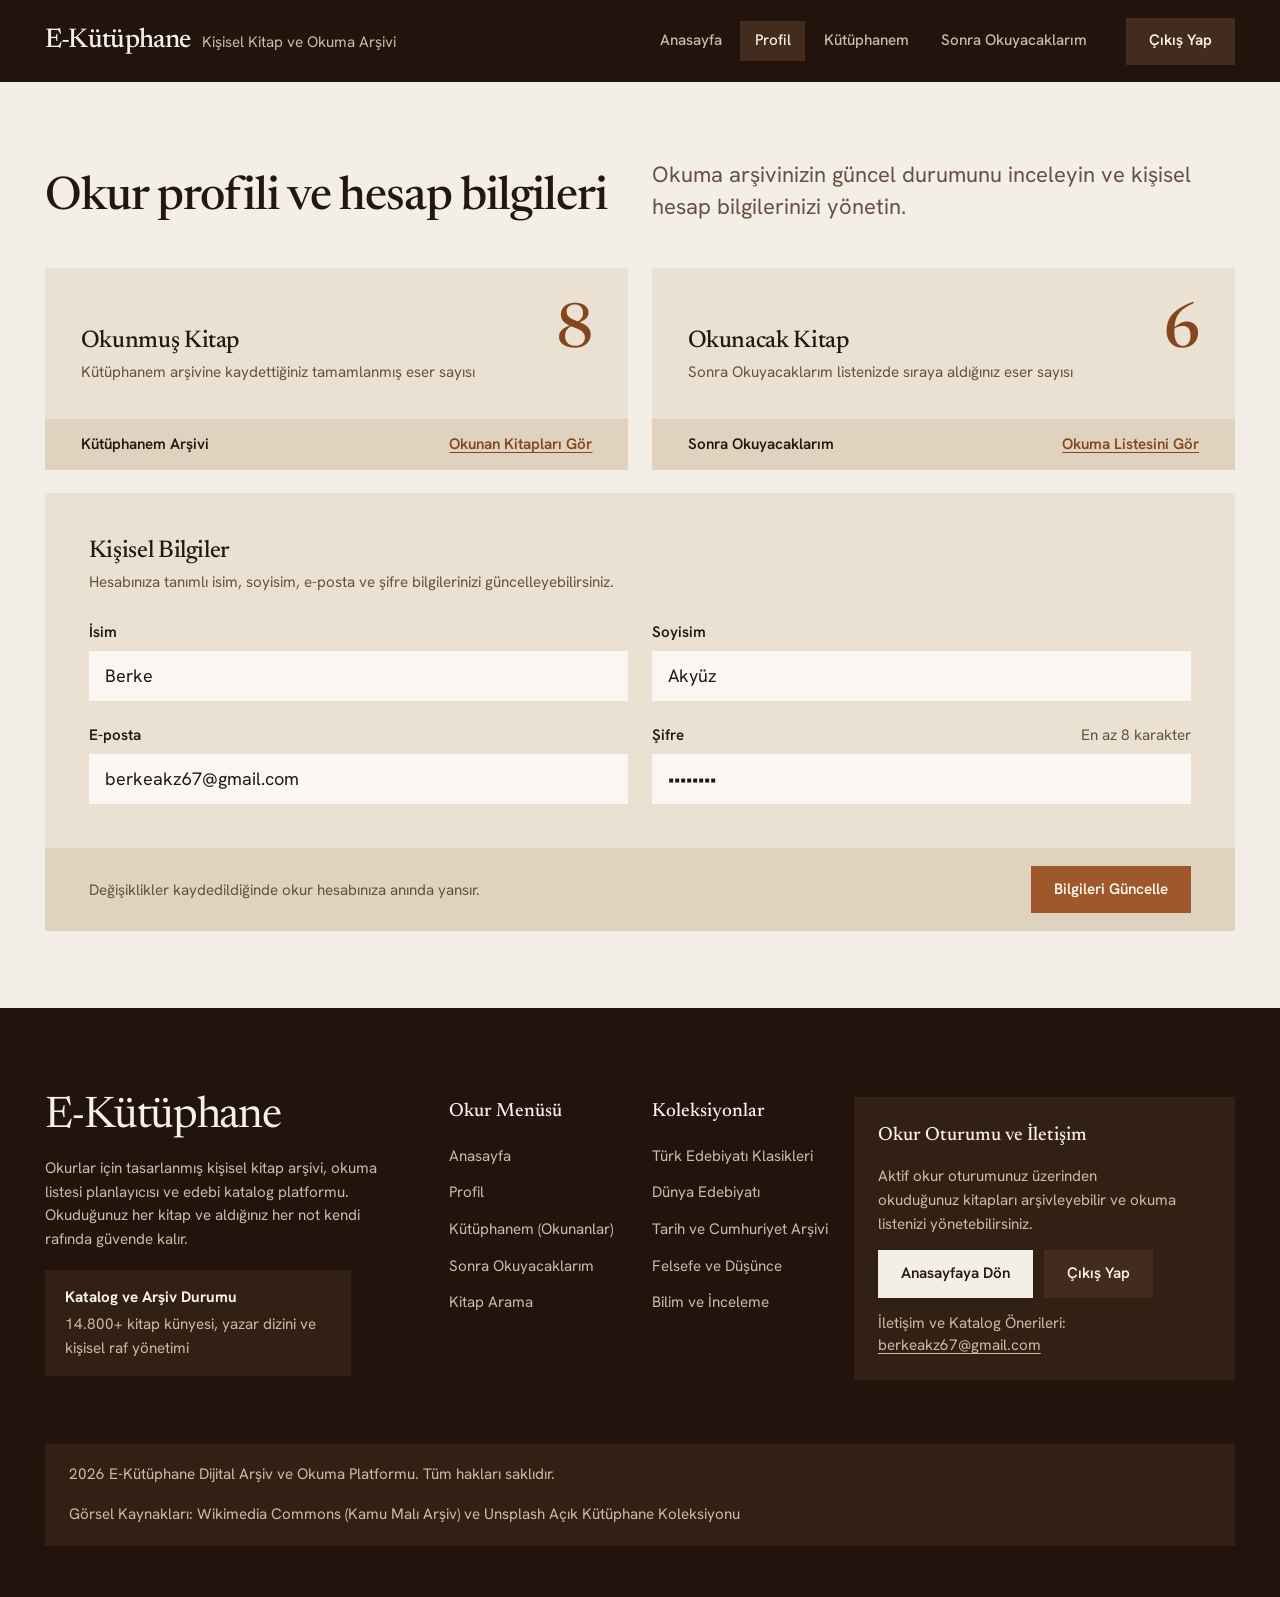
<file: profil.html>
<!DOCTYPE html>
<html lang="tr">
<head>
  <meta charset="UTF-8">
  <meta name="viewport" content="width=device-width, initial-scale=1.0">
  <meta name="theme-color" content="#22140d">
  <title>Okur Profili · E-Kütüphane</title>
  <link rel="preconnect" href="https://fonts.googleapis.com">
  <link rel="preconnect" href="https://fonts.gstatic.com" crossorigin>
  <link href="https://fonts.googleapis.com/css2?family=Hanken+Grotesk:wght@400;500;600&family=Newsreader:ital,opsz,wght@0,6..72,400;0,6..72,500;1,6..72,400&display=swap" rel="stylesheet">
  <link rel="stylesheet" href="style.css">
</head>
<body>

  <!-- ========================================================================
       1. HEADER: Giriş Sonrası Gezinme
       (Anasayfa, Profil, Kütüphanem, Sonra Okuyacaklarım)
       ======================================================================== -->
  <header class="site-header">
    <div class="wrap header-inner">
      <a href="anasayfa.html" class="brand" aria-label="E-Kütüphane Anasayfa">
        <span>E-Kütüphane</span>
        <span class="brand-sub">Kişisel Kitap ve Okuma Arşivi</span>
      </a>

      <div class="header-right">
        <nav class="nav-links" aria-label="Okur menüsü">
          <a href="anasayfa.html" class="nav-link">Anasayfa</a>
          <a href="profil.html" class="nav-link is-active" aria-current="page">Profil</a>
          <a href="kutuphanem.html" class="nav-link" title="Okuduğunuz kitaplar">Kütüphanem</a>
          <a href="sonra-okuyacaklarim.html" class="nav-link" title="Okumak istediğiniz kitapların listesi">Sonra Okuyacaklarım</a>
        </nav>

        <div class="auth-actions">
          <a href="index.html" class="btn btn--ghost-dark">Çıkış Yap</a>
        </div>
      </div>
    </div>
  </header>

  <main>
    <!-- ======================================================================
         2. OKUR PROFİLİ ALANI
         - Profil fotoğrafı alanı olmadan sade tipografik yapı
         - Üstte: Okunmuş Kitap ve Okunacak Kitap sayaçları
         - Altta: İsim, Soyisim, E-posta ve Şifre bilgileri
         ====================================================================== -->
    <section class="profile-section" aria-labelledby="profile-heading">
      <div class="wrap">
        <div class="profile-header reveal" style="--d: 1;">
          <h1 id="profile-heading" class="section-title profile-header-title">
            Okur profili ve hesap bilgileri
          </h1>
          <p class="lead muted profile-header-lead">
            Okuma arşivinizin güncel durumunu inceleyin ve kişisel hesap bilgilerinizi yönetin.
          </p>
        </div>

        <div class="profile-workspace">
          <!-- Üst Bölüm: Okunmuş Kitap ve Okunacak Kitap Sayaçları -->
          <div class="profile-stats-grid" aria-label="Okuma istatistikleri">
            <article class="profile-stat-card reveal" style="--d: 2;">
              <div class="profile-stat-body">
                <div class="profile-stat-info">
                  <h2 class="card-title">Okunmuş Kitap</h2>
                  <p class="small muted">Kütüphanem arşivine kaydettiğiniz tamamlanmış eser sayısı</p>
                </div>
                <strong class="profile-stat-number nums" id="profile-read-count">14</strong>
              </div>
              <div class="profile-stat-foot">
                <span>Kütüphanem Arşivi</span>
                <a href="kutuphanem.html" class="catalog-card-action">Okunan Kitapları Gör</a>
              </div>
            </article>

            <article class="profile-stat-card reveal" style="--d: 3;">
              <div class="profile-stat-body">
                <div class="profile-stat-info">
                  <h2 class="card-title">Okunacak Kitap</h2>
                  <p class="small muted">Sonra Okuyacaklarım listenizde sıraya aldığınız eser sayısı</p>
                </div>
                <strong class="profile-stat-number nums" id="profile-to-read-count">6</strong>
              </div>
              <div class="profile-stat-foot">
                <span>Sonra Okuyacaklarım</span>
                <a href="sonra-okuyacaklarim.html" class="catalog-card-action">Okuma Listesini Gör</a>
              </div>
            </article>
          </div>

          <!-- Alt Bölüm: İsim, Soyisim, E-posta ve Şifre Formu -->
          <form action="/profil" method="POST" class="profile-form-panel reveal" id="profile-form" style="--d: 4;">
            <div class="profile-form-body">
              <div class="profile-form-head">
                <h2 class="card-title">Kişisel Bilgiler</h2>
                <p class="small muted">Hesabınıza tanımlı isim, soyisim, e-posta ve şifre bilgilerinizi güncelleyebilirsiniz.</p>
              </div>

              <div class="profile-fields-grid">
                <div class="field-group profile-field-col">
                  <label for="profile-first-name" class="field-label">İsim</label>
                  <input
                    type="text"
                    id="profile-first-name"
                    name="isim"
                    class="field-input"
                    value="Berke"
                    placeholder="İsminiz"
                    autocomplete="given-name"
                    required
                  >
                </div>

                <div class="field-group profile-field-col">
                  <label for="profile-last-name" class="field-label">Soyisim</label>
                  <input
                    type="text"
                    id="profile-last-name"
                    name="soyisim"
                    class="field-input"
                    value="Akyüz"
                    placeholder="Soyisminiz"
                    autocomplete="family-name"
                    required
                  >
                </div>

                <div class="field-group profile-field-col">
                  <label for="profile-email" class="field-label">E-posta</label>
                  <input
                    type="email"
                    id="profile-email"
                    name="eposta"
                    class="field-input"
                    value="berkeakz67@gmail.com"
                    placeholder="ornek@kutuphane.org"
                    autocomplete="email"
                    required
                  >
                </div>

                <div class="field-group profile-field-col">
                  <div class="field-label-row">
                    <label for="profile-password" class="field-label">Şifre</label>
                    <span id="profile-password-hint" class="field-hint">En az 8 karakter</span>
                  </div>
                  <input
                    type="password"
                    id="profile-password"
                    name="sifre"
                    class="field-input"
                    value="********"
                    placeholder="Yeni şifreniz"
                     minlength="8"
                    aria-describedby="profile-password-hint"
                    autocomplete="new-password"
                    required
                  >
                </div>
              </div>

              <div class="auth-feedback" id="profile-feedback" role="status"></div>
            </div>

            <div class="profile-form-foot">
              <span class="small muted">Değişiklikler kaydedildiğinde okur hesabınıza anında yansır.</span>
              <button type="submit" class="btn">Bilgileri Güncelle</button>
            </div>
          </form>
        </div>
      </div>
    </section>
  </main>

  <!-- ========================================================================
       3. FOOTER: Altbilgi
       ======================================================================== -->
  <footer class="site-footer">
    <div class="wrap">
      <div class="footer-top">
        <!-- Marka ve Misyon Sütunu -->
        <div class="footer-brand-block">
          <div class="footer-monument">E-Kütüphane</div>
          <p>
            Okurlar için tasarlanmış kişisel kitap arşivi, okuma listesi planlayıcısı ve edebi katalog platformu. Okuduğunuz her kitap ve aldığınız her not kendi rafında güvende kalır.
          </p>
          <div class="footer-status-box">
            <strong>Katalog ve Arşiv Durumu</strong>
            <span class="nums">14.800+ kitap künyesi, yazar dizini ve kişisel raf yönetimi</span>
          </div>
        </div>

        <!-- Sütun 1: Okur Menüsü -->
        <div class="footer-nav-col">
          <h3 class="footer-col-title">Okur Menüsü</h3>
          <ul class="footer-list">
            <li><a href="anasayfa.html">Anasayfa</a></li>
            <li><a href="profil.html">Profil</a></li>
            <li><a href="kutuphanem.html">Kütüphanem (Okunanlar)</a></li>
            <li><a href="sonra-okuyacaklarim.html">Sonra Okuyacaklarım</a></li>
            <li><a href="anasayfa.html#book-search-input">Kitap Arama</a></li>
          </ul>
        </div>

        <!-- Sütun 2: Edebi Koleksiyonlar -->
        <div class="footer-nav-col">
          <h3 class="footer-col-title">Koleksiyonlar</h3>
          <ul class="footer-list">
            <li><a href="?kategori=turk-edebiyati">Türk Edebiyatı Klasikleri</a></li>
            <li><a href="?kategori=dunya-klasikleri">Dünya Edebiyatı</a></li>
            <li><a href="?kategori=tarih">Tarih ve Cumhuriyet Arşivi</a></li>
            <li><a href="?kategori=felsefe">Felsefe ve Düşünce</a></li>
            <li><a href="?kategori=bilim">Bilim ve İnceleme</a></li>
          </ul>
        </div>

        <!-- Sütun 3: Oturum ve İletişim -->
        <div class="footer-contact-col">
          <h3 class="footer-col-title">Okur Oturumu ve İletişim</h3>
          <p>
            Aktif okur oturumunuz üzerinden okuduğunuz kitapları arşivleyebilir ve okuma listenizi yönetebilirsiniz.
          </p>
          <div class="auth-actions">
            <a href="anasayfa.html" class="btn btn--parchment">Anasayfaya Dön</a>
            <a href="index.html" class="btn btn--ghost-dark">Çıkış Yap</a>
          </div>
          <p class="small">
            İletişim ve Katalog Önerileri: <a href="mailto:berkeakz67@gmail.com" style="text-decoration:underline;text-underline-offset:0.18em;">berkeakz67@gmail.com</a>
          </p>
        </div>
      </div>

      <div class="footer-bottom">
        <span class="nums">2026 E-Kütüphane Dijital Arşiv ve Okuma Platformu. Tüm hakları saklıdır.</span>
        <span>Görsel Kaynakları: Wikimedia Commons (Kamu Malı Arşiv) ve Unsplash Açık Kütüphane Koleksiyonu</span>
      </div>
    </div>
  </footer>

  <script src="script.js"></script>
</body>
</html>
</file>
<file: style.css>
/* ==========================================================================
   E-KÜTÜPHANE — TASARIM SİSTEMİ (style.css)
   Palet: Sıcak Parşömen Kağıdı, Kestane/Ceviz Ahşap ve Konyak Deri Vurgular
   Tipografi: Newsreader (Başlık & Edebi Metin) + Hanken Grotesk (Arayüz & Gövde)
   ========================================================================== */

:root {
  /* Açık Zeminler (Kitap Sayfası & Katalog Kartları) */
  --bg: #f4efe6;                 /* Sıcak parşömen / kitap yaprağı */
  --surface: #eae1d3;            /* Cilt bezi / kart zemini (1 ton koyu) */
  --surface-strong: #dfd2be;     /* Mukavva sırt / kart alt şeridi (2 ton koyu) */
  --paper-bright: #faf7f2;       /* Arama çubuğu ve form içi aydınlık kağıt */

  /* Metin Mürekkepleri */
  --ink: #241710;                /* Koyu espresso mürekkebi */
  --muted: #665141;              /* Sıcak sepya ikincil metin */

  /* Koyu Kütüphane Ahşabı (Header, Atatürk Bölümü, Footer) */
  --walnut: #332015;             /* Sıcak ceviz raf rengi */
  --walnut-deep: #22140d;        /* Koyu maun (Header & Footer zemini) */
  --walnut-surface: #432b1d;     /* Koyu zemin üzerindeki iç yüzey */
  --walnut-strong: #563826;      /* Koyu zemin hover / vurgu adımı */
  --parchment: #f7f2e9;          /* Koyu zemin üzerindeki ana metin */
  --parchment-muted: #cbbba6;    /* Koyu zemin üzerindeki ikincil metin */

  /* Konyak / Deri Cilt Vurgusu (Uyumlu Sıcak Kahve-Kehribar Tonu) */
  --cognac: #9e582a;             /* Ana vurgu: deri kitap sırtı / konyak */
  --cognac-hover: #83461e;       /* Vurgu hover durumu */
  --cognac-soft: #f0dfd1;        /* İkon çevresi yumuşak sıcak halka */
  --positive: #285436;
  --positive-surface: #d4e4d8;

  /* Tipografi */
  --font-display: "Newsreader", Georgia, serif;
  --font-text: "Hanken Grotesk", system-ui, -apple-system, sans-serif;

  /* Akıcı Tipografi Ölçeği */
  --step-small: clamp(0.875rem, 0.84rem + 0.15vw, 0.95rem);
  --step-body: clamp(1.02rem, 0.98rem + 0.2vw, 1.125rem);
  --step-lead: clamp(1.15rem, 1.05rem + 0.45vw, 1.38rem);
  --step-head: clamp(1.85rem, 1.4rem + 2vw, 2.9rem);
  --step-display: clamp(2.4rem, 1.7rem + 3.4vw, 4.25rem);

  /* Çerçeve, Izgara ve Boşluklar */
  --margin: clamp(1.25rem, 3.5vw, 3.25rem);
  --gutter: clamp(1.1rem, 1.8vw, 1.75rem);
  --section-space: clamp(4.5rem, 8vw, 7.5rem);

  /* Hareket */
  --ease-out: cubic-bezier(0.22, 1, 0.36, 1);
  --ease-soft: cubic-bezier(0.33, 1, 0.68, 1);
  --t-fast: 160ms;
  --t-slow: 650ms;
}

/* ---------- Sıfırlama ve Temel Kurallar ---------- */
*,
*::before,
*::after {
  box-sizing: border-box;
}

html {
  -webkit-text-size-adjust: 100%;
  text-size-adjust: 100%;
  scroll-behavior: smooth;
}

body {
  margin: 0;
  min-height: 100svh;
  display: flex;
  flex-direction: column;
  background-color: var(--bg);
  color: var(--ink);
  font-family: var(--font-text);
  font-size: var(--step-body);
  line-height: 1.55;
  font-kerning: normal;
  -webkit-font-smoothing: antialiased;
  text-rendering: optimizeLegibility;
  overflow-x: clip;
}

main {
  flex: 1;
}

h1, h2, h3, h4, p, figure, blockquote, ul, ol, dl, dd {
  margin: 0;
}

ul, ol {
  padding: 0;
  list-style: none;
}

img, svg {
  display: block;
  max-width: 100%;
}

img {
  height: auto;
  background-color: var(--surface-strong);
}

button, input, select, textarea {
  font: inherit;
  color: inherit;
}

button {
  background: none;
  border: 0;
  padding: 0;
  cursor: pointer;
}

a {
  color: inherit;
  text-decoration: none;
}

::selection {
  background-color: var(--cognac);
  color: var(--paper-bright);
}

:focus-visible {
  outline: 2px solid var(--cognac);
  outline-offset: 3px;
}

.sr-only { position: absolute; width: 1px; height: 1px; padding: 0; margin: -1px; overflow: hidden; clip: rect(0, 0, 0, 0); white-space: nowrap; border: 0; }

/* ---------- Tipografi ---------- */
h1, h2, h3 {
  font-family: var(--font-display);
  font-weight: 500;
  text-wrap: balance;
  hyphens: none;
}

.display-title {
  font-size: var(--step-display);
  line-height: 1.02;
  letter-spacing: -0.028em;
  max-width: 18ch;
}

.section-title {
  font-size: var(--step-head);
  line-height: 1.06;
  letter-spacing: -0.022em;
  max-width: 22ch;
}

.card-title {
  font-family: var(--font-display);
  font-size: clamp(1.28rem, 1.15rem + 0.45vw, 1.55rem);
  line-height: 1.18;
  letter-spacing: -0.015em;
  font-weight: 500;
  max-width: 22ch;
}

.lead {
  font-size: var(--step-lead);
  line-height: 1.45;
  max-width: 56ch;
}

.small {
  font-size: var(--step-small);
  line-height: 1.45;
}

.muted {
  color: var(--muted);
}

.nums {
  font-variant-numeric: tabular-nums;
}

p {
  max-width: 64ch;
  text-wrap: pretty;
}

/* ---------- Çerçeve ---------- */
.wrap {
  width: 100%;
  max-width: 1600px;
  margin-inline: auto;
  padding-inline: var(--margin);
}

.section {
  padding-block: var(--section-space);
}

/* ---------- Butonlar ---------- */
.btn {
  display: inline-flex;
  align-items: center;
  justify-content: center;
  gap: 0.5rem;
  min-height: 2.95rem;
  padding: 0.65rem 1.45rem;
  font-size: var(--step-small);
  font-weight: 600;
  background-color: var(--cognac);
  color: var(--paper-bright);
  white-space: nowrap;
  transition: background-color var(--t-fast) var(--ease-out), color var(--t-fast) var(--ease-out), transform var(--t-fast) var(--ease-out);
}

.btn:hover {
  background-color: var(--cognac-hover);
}

.btn:active {
  transform: scale(0.98);
}

.btn--ghost-dark {
  background-color: var(--walnut-surface);
  color: var(--parchment);
}

.btn--ghost-dark:hover {
  background-color: var(--walnut-strong);
}

.btn--parchment {
  background-color: var(--bg);
  color: var(--ink);
}

.btn--parchment:hover {
  background-color: var(--surface-strong);
}

.btn--surface {
  background-color: var(--surface-strong);
  color: var(--ink);
}

.btn--surface:hover {
  background-color: var(--walnut);
  color: var(--parchment);
}

/* ==========================================================================
   1. ÜST GEZİNME ÇUBUĞU (HEADER — SAĞ TARAF GİRİŞ & KAYIT)
   ========================================================================== */
.site-header {
  background-color: var(--walnut-deep);
  color: var(--parchment);
  padding-block: 1.1rem;
}

.header-inner {
  display: flex;
  align-items: center;
  justify-content: space-between;
  gap: 1.5rem;
  flex-wrap: wrap;
}

.brand {
  display: inline-flex;
  align-items: baseline;
  gap: 0.75rem;
  font-family: var(--font-display);
  font-size: clamp(1.45rem, 1.25rem + 0.55vw, 1.8rem);
  font-weight: 500;
  letter-spacing: -0.025em;
  color: var(--parchment);
}

.brand-sub {
  font-family: var(--font-text);
  font-size: var(--step-small);
  color: var(--parchment-muted);
  font-weight: 400;
  letter-spacing: 0;
}

.header-right {
  display: flex;
  align-items: center;
  gap: 1.5rem;
  flex-wrap: wrap;
}

.nav-links {
  display: flex;
  align-items: center;
  gap: 0.25rem;
  flex-wrap: wrap;
}

.nav-link {
  padding: 0.5rem 0.9rem;
  font-size: var(--step-small);
  font-weight: 500;
  color: var(--parchment-muted);
  transition: background-color var(--t-fast) var(--ease-out), color var(--t-fast) var(--ease-out);
}

.nav-link:hover,
.nav-link.is-active {
  background-color: var(--walnut-surface);
  color: var(--parchment);
}

.auth-actions {
  display: flex;
  align-items: center;
  gap: 0.65rem;
}

/* ==========================================================================
   2. HERO BÖLÜMÜ: KÜTÜPHANE GÖRSELİ VE 1. GÖRSELDEKİ PILL ARAMA ÇUBUĞU
   ========================================================================== */
.hero {
  position: relative;
  min-height: 76svh;
  display: flex;
  align-items: center;
  background-color: var(--walnut);
  color: var(--parchment);
}

.hero-media {
  position: absolute;
  inset: 0;
  z-index: 1;
  overflow: hidden;
}

.hero-media img {
  width: 100%;
  height: 100%;
  object-fit: cover;
  object-position: center;
  transform: scale(1.03);
  transition: transform 2400ms var(--ease-soft);
}

.hero:hover .hero-media img {
  transform: scale(1);
}

/* Fotoğraf üzerinde metin ve arama kutusunu öne çıkaran sıcak ceviz scrim */
.hero-scrim {
  position: absolute;
  inset: 0;
  background-color: rgba(26, 15, 9, 0.64);
  z-index: 2;
}

.hero-content {
  position: relative;
  z-index: 3;
  width: 100%;
  padding-block: clamp(4rem, 8vw, 6.5rem);
}

.hero-stage {
  max-width: 820px;
  display: flex;
  flex-direction: column;
  align-items: flex-start;
  gap: 1.5rem;
}

.hero-stage .lead {
  color: var(--parchment-muted);
}

/* 1. Görseldeki Oval / Pill Arama Kutusu */
.hero-search-wrap {
  position: relative;
  width: 100%;
  max-width: 720px;
  margin-top: 0.35rem;
}

.pill-search-bar {
  display: flex;
  align-items: center;
  width: 100%;
  min-height: 3.85rem;
  padding: 0.45rem 0.65rem 0.45rem 1.35rem;
  background-color: var(--paper-bright);
  color: var(--ink);
  border-radius: 999px;
  outline: 2px solid var(--cognac);
  outline-offset: 0;
  transition: background-color var(--t-fast) var(--ease-out), outline-color var(--t-fast) var(--ease-out);
}

.pill-search-bar:focus-within {
  background-color: #ffffff;
  outline: 3px solid var(--cognac);
}

.pill-search-icon {
  display: inline-flex;
  align-items: center;
  justify-content: center;
  color: var(--cognac);
  margin-right: 0.85rem;
  flex-shrink: 0;
}

.pill-search-icon svg {
  width: 22px;
  height: 22px;
}

.pill-search-input {
  flex: 1;
  width: 100%;
  border: 0;
  background: transparent;
  color: var(--ink);
  font-size: clamp(1rem, 0.96rem + 0.25vw, 1.15rem);
  padding-block: 0.4rem;
}

.pill-search-input::placeholder {
  color: #877465;
}

.pill-search-input:focus {
  outline: none;
}

/* Arama Kutusunun Sağındaki Yıldız / Arama Butonu (1. Görseldeki gibi) */
.pill-search-trigger {
  width: 2.85rem;
  height: 2.85rem;
  border-radius: 999px;
  background-color: var(--cognac-soft);
  color: var(--cognac);
  display: inline-flex;
  align-items: center;
  justify-content: center;
  flex-shrink: 0;
  margin-left: 0.6rem;
  transition: background-color var(--t-fast) var(--ease-out), color var(--t-fast) var(--ease-out), transform var(--t-fast) var(--ease-out);
}

.pill-search-trigger:hover {
  background-color: var(--cognac);
  color: var(--paper-bright);
}

.pill-search-trigger svg {
  width: 20px;
  height: 20px;
}

/* Yalnızca Yazdıkça Açılan Canlı Arama Sonuçları Paneli */
.search-dropdown {
  position: absolute;
  top: calc(100% + 0.65rem);
  left: 0;
  right: 0;
  z-index: 30;
  background-color: var(--paper-bright);
  color: var(--ink);
  padding: 1rem 1.25rem;
  display: flex;
  flex-direction: column;
  gap: 0.6rem;
}

.search-dropdown[hidden] {
  display: none;
}

.search-dropdown-head {
  display: flex;
  align-items: center;
  justify-content: space-between;
  font-size: var(--step-small);
  color: var(--muted);
  padding-bottom: 0.25rem;
}

.search-dropdown-list {
  display: flex;
  flex-direction: column;
  gap: 0.45rem;
  max-height: 310px;
  overflow-y: auto;
}

.search-result-row {
  background-color: var(--bg);
  padding: 0.75rem 1rem;
  display: flex;
  align-items: center;
  justify-content: space-between;
  gap: 1rem;
  transition: background-color var(--t-fast) var(--ease-out);
}

.search-result-row:hover {
  background-color: var(--surface);
}

.search-result-meta strong {
  display: block;
  font-family: var(--font-display);
  font-size: 1.08rem;
  font-weight: 500;
  color: var(--ink);
}

.search-result-meta span {
  font-size: var(--step-small);
  color: var(--muted);
}

.search-result-btn {
  padding: 0.4rem 0.85rem;
  background-color: var(--surface-strong);
  color: var(--ink);
  font-size: var(--step-small);
  font-weight: 600;
  white-space: nowrap;
  transition: background-color var(--t-fast) var(--ease-out), color var(--t-fast) var(--ease-out);
}

.search-result-btn:hover,
.search-result-btn.is-saved {
  background-color: var(--cognac);
  color: var(--paper-bright);
}

/* 2. Görseldeki Mantık: Hero Eylem Butonları */
.hero-actions {
  margin-top: 0.35rem;
  display: flex;
  align-items: center;
  gap: 0.85rem;
  flex-wrap: wrap;
}

/* ==========================================================================
   3. SAYFAYI TANITAN 4 KÜÇÜK PROFESYONEL KART
   ========================================================================== */
.intro-cards-header {
  display: grid;
  grid-template-columns: repeat(12, minmax(0, 1fr));
  gap: var(--gutter);
  align-items: end;
  margin-bottom: clamp(2.5rem, 4.5vw, 3.75rem);
}

.intro-cards-header h2 {
  grid-column: 1 / 7;
}

.intro-cards-header p {
  grid-column: 7 / 13;
  justify-self: end;
}

.intro-cards-grid {
  display: grid;
  grid-template-columns: repeat(12, minmax(0, 1fr));
  gap: var(--gutter);
}

.catalog-card {
  grid-column: span 3;
  background-color: var(--surface);
  display: flex;
  flex-direction: column;
  justify-content: space-between;
  transition: background-color var(--t-fast) var(--ease-out), transform var(--t-fast) var(--ease-out);
}

.catalog-card:hover {
  background-color: var(--surface-strong);
}

.catalog-card-media {
  aspect-ratio: 16 / 10;
  width: 100%;
  overflow: hidden;
  background-color: var(--surface-strong);
}

.catalog-card-media img {
  width: 100%;
  height: 100%;
  object-fit: cover;
  transition: transform 800ms var(--ease-soft);
}

.catalog-card:hover .catalog-card-media img {
  transform: scale(1.04);
}

.catalog-card-body {
  padding: 1.45rem 1.35rem 1.5rem;
  display: flex;
  flex-direction: column;
  gap: 0.7rem;
  flex: 1;
}

.catalog-card-body p {
  font-size: var(--step-small);
  color: var(--muted);
  line-height: 1.55;
}

.catalog-card-foot {
  padding: 0.85rem 1.35rem;
  background-color: var(--surface-strong);
  display: flex;
  align-items: center;
  justify-content: space-between;
  gap: 0.75rem;
  font-size: var(--step-small);
  font-weight: 600;
  color: var(--ink);
}

.catalog-card-action {
  color: var(--cognac-hover);
  text-decoration: underline;
  text-underline-offset: 0.2em;
  text-decoration-thickness: 0.08em;
}

/* ==========================================================================
   4. ATATÜRK'ÜN KİTAP SÖZÜ BÖLÜMÜ (SICAK CEVİZ BÖLÜM)
   ========================================================================== */
.ataturk-section {
  background-color: var(--walnut);
  color: var(--parchment);
  padding-block: clamp(4.5rem, 8vw, 7rem);
}

.ataturk-grid {
  display: grid;
  grid-template-columns: repeat(12, minmax(0, 1fr));
  gap: var(--gutter);
  align-items: center;
}

.ataturk-copy {
  grid-column: 1 / 8;
  display: flex;
  flex-direction: column;
  gap: 1.85rem;
}

.ataturk-copy h2 {
  color: var(--parchment);
}

.ataturk-quote {
  font-family: var(--font-display);
  font-size: clamp(1.28rem, 1.08rem + 0.85vw, 1.8rem);
  line-height: 1.4;
  color: var(--parchment);
  max-width: 44ch;
  padding: 1.75rem 2rem;
  background-color: var(--walnut-surface);
}

.ataturk-attribution {
  display: flex;
  flex-direction: column;
  gap: 0.35rem;
}

.ataturk-name {
  font-family: var(--font-display);
  font-size: 1.35rem;
  font-style: normal;
  font-weight: 500;
  color: var(--parchment);
}

.ataturk-note {
  font-size: var(--step-small);
  color: var(--parchment-muted);
  max-width: 52ch;
}

.ataturk-portrait-col {
  grid-column: 8 / 13;
}

.ataturk-figure {
  background-color: var(--walnut-surface);
  padding: 1.2rem;
}

.ataturk-figure img {
  width: 100%;
  aspect-ratio: 4 / 3;
  object-fit: cover;
  object-position: center top;
  filter: sepia(0.15) contrast(1.04);
}

.ataturk-figcaption {
  margin-top: 0.8rem;
  font-size: var(--step-small);
  color: var(--parchment-muted);
  display: flex;
  justify-content: space-between;
  gap: 1rem;
}

/* ==========================================================================
   5. ARŞİV SEÇKİSİ VE CANLI RAF ÖNİZLEMESİ
   ========================================================================== */
.shelf-header {
  display: grid;
  grid-template-columns: repeat(12, minmax(0, 1fr));
  gap: var(--gutter);
  align-items: end;
  margin-bottom: clamp(2.5rem, 4.5vw, 3.75rem);
}

.shelf-header-copy {
  grid-column: 1 / 8;
}

.shelf-header-copy p {
  margin-top: 0.85rem;
}

.shelf-counter-box {
  grid-column: 8 / 13;
  justify-self: end;
  background-color: var(--surface);
  padding: 1.1rem 1.5rem;
  display: flex;
  align-items: center;
  gap: 1.5rem;
}

.counter-stat {
  display: flex;
  flex-direction: column;
}

.counter-stat strong {
  font-family: var(--font-display);
  font-size: 1.85rem;
  line-height: 1;
  font-weight: 500;
  color: var(--cognac-hover);
}

.shelf-grid {
  display: grid;
  grid-template-columns: repeat(12, minmax(0, 1fr));
  gap: var(--gutter);
}

.book-specimen {
  grid-column: span 3;
  background-color: var(--surface);
  display: flex;
  flex-direction: column;
  justify-content: space-between;
  transition: background-color var(--t-fast) var(--ease-out);
}

.book-specimen:hover {
  background-color: var(--surface-strong);
}

.book-specimen-cover {
  aspect-ratio: 4 / 3;
  width: 100%;
  overflow: hidden;
  background-color: var(--surface-strong);
}

.book-specimen-cover img {
  width: 100%;
  height: 100%;
  object-fit: cover;
  transition: transform 800ms var(--ease-soft);
}

.book-specimen:hover .book-specimen-cover img {
  transform: scale(1.04);
}

.book-specimen-body {
  padding: 1.35rem 1.35rem 1.25rem;
  display: flex;
  flex-direction: column;
  gap: 0.45rem;
}

.book-specimen-genre {
  font-size: var(--step-small);
  color: var(--cognac-hover);
  font-weight: 600;
}

.book-specimen-author {
  font-size: var(--step-small);
  color: var(--muted);
}

.book-specimen-actions {
  padding: 0.85rem 1.35rem;
  background-color: var(--surface-strong);
  display: flex;
  gap: 0.5rem;
}

.book-action-btn {
  flex: 1;
  padding: 0.5rem 0.65rem;
  background-color: var(--bg);
  color: var(--ink);
  font-size: var(--step-small);
  font-weight: 600;
  text-align: center;
  transition: background-color var(--t-fast) var(--ease-out), color var(--t-fast) var(--ease-out);
}

.book-action-btn:hover,
.book-action-btn.is-active {
  background-color: var(--cognac);
  color: var(--paper-bright);
}

/* ==========================================================================
   6. ZENGİN VE DOLU ALTBİLGİ (FOOTER)
   ========================================================================== */
.site-footer {
  background-color: var(--walnut-deep);
  color: var(--parchment);
  padding-top: clamp(4rem, 7vw, 5.75rem);
  padding-bottom: clamp(2.5rem, 4vw, 3.5rem);
  margin-top: auto;
}

.footer-top {
  display: grid;
  grid-template-columns: repeat(12, minmax(0, 1fr));
  gap: var(--gutter);
  padding-bottom: clamp(3rem, 5vw, 4.25rem);
}

.footer-brand-block {
  grid-column: 1 / 5;
  display: flex;
  flex-direction: column;
  gap: 1.15rem;
}

.footer-monument {
  font-family: var(--font-display);
  font-size: clamp(2.1rem, 3.4vw, 3.25rem);
  line-height: 0.95;
  letter-spacing: -0.03em;
  color: var(--parchment);
}

.footer-brand-block p {
  color: var(--parchment-muted);
  font-size: var(--step-small);
  max-width: 38ch;
}

.footer-status-box {
  background-color: var(--walnut);
  padding: 1rem 1.25rem;
  max-width: 34ch;
  font-size: var(--step-small);
  color: var(--parchment-muted);
}

.footer-status-box strong {
  display: block;
  color: var(--parchment);
  margin-bottom: 0.25rem;
}

.footer-nav-col {
  grid-column: span 2;
  display: flex;
  flex-direction: column;
  gap: 0.85rem;
}

.footer-contact-col {
  grid-column: 9 / 13;
  background-color: var(--walnut);
  padding: 1.5rem;
  display: flex;
  flex-direction: column;
  gap: 0.9rem;
}

.footer-col-title {
  font-family: var(--font-display);
  font-size: 1.2rem;
  font-weight: 500;
  color: var(--parchment);
}

.footer-list {
  display: flex;
  flex-direction: column;
  gap: 0.55rem;
}

.footer-list a {
  font-size: var(--step-small);
  color: var(--parchment-muted);
  transition: color var(--t-fast) var(--ease-out);
}

.footer-list a:hover {
  color: var(--parchment);
}

.footer-contact-col p {
  font-size: var(--step-small);
  color: var(--parchment-muted);
}

.footer-bottom {
  background-color: var(--walnut);
  padding: 1.2rem 1.5rem;
  display: flex;
  align-items: center;
  justify-content: space-between;
  gap: 1rem;
  flex-wrap: wrap;
  font-size: var(--step-small);
  color: var(--parchment-muted);
}

/* ==========================================================================
   7. GİRİŞ YAP / KAYIT OL MODAL PENCERESİ
   ========================================================================== */
.auth-modal-backdrop {
  position: fixed;
  inset: 0;
  z-index: 50;
  background-color: rgba(18, 10, 6, 0.76);
  display: none;
  align-items: center;
  justify-content: center;
  padding: var(--margin);
}

.auth-modal-backdrop.is-open {
  display: flex;
}

.auth-modal {
  width: 100%;
  max-width: 500px;
  background-color: var(--bg);
  color: var(--ink);
  padding: clamp(1.75rem, 3.5vw, 2.5rem);
  display: flex;
  flex-direction: column;
  gap: 1.4rem;
}

.auth-modal-top {
  display: flex;
  align-items: flex-start;
  justify-content: space-between;
  gap: 1rem;
}

.auth-tabs {
  display: flex;
  gap: 0.45rem;
  background-color: var(--surface);
  padding: 0.35rem;
}

.auth-tab {
  flex: 1;
  padding: 0.6rem 1rem;
  font-size: var(--step-small);
  font-weight: 600;
  color: var(--muted);
  text-align: center;
  transition: background-color var(--t-fast) var(--ease-out), color var(--t-fast) var(--ease-out);
}

.auth-tab.is-active {
  background-color: var(--cognac);
  color: var(--paper-bright);
}

.auth-form {
  display: flex;
  flex-direction: column;
  gap: 1rem;
}

.auth-form[hidden] {
  display: none;
}

.field-group {
  display: flex;
  flex-direction: column;
  gap: 0.4rem;
}

.field-label {
  font-size: var(--step-small);
  font-weight: 600;
  color: var(--ink);
}

.field-input {
  width: 100%;
  min-height: 3.1rem;
  padding: 0.7rem 1rem;
  background-color: var(--paper-bright);
  color: var(--ink);
  border: 0;
  font-size: var(--step-body);
}

.field-input:focus {
  background-color: #ffffff;
  outline: 2px solid var(--cognac);
  outline-offset: -2px;
}

.auth-feedback {
  padding: 0.75rem 1rem;
  background-color: var(--positive-surface);
  color: var(--positive);
  font-size: var(--step-small);
  font-weight: 600;
  display: none;
}

.auth-feedback.is-visible {
  display: block;
}

/* ==========================================================================
   8. OKUR PROFİLİ SAYFASI (profil.html)
   - Profil fotoğrafı alanı olmadan sade, tipografik ve mimari yapı
   - Üstte Okunmuş Kitap ve Okunacak Kitap sayaç blokları
   - Altta İsim, Soyisim, E-posta ve Şifre bilgi formu
   ========================================================================== */
.profile-section {
  padding-block: clamp(3.5rem, 6vw, 5.5rem);
}

.profile-header {
  display: grid;
  grid-template-columns: repeat(12, minmax(0, 1fr));
  gap: var(--gutter);
  align-items: end;
  margin-bottom: clamp(2rem, 3.5vw, 3rem);
}

.profile-header-title {
  grid-column: 1 / 7;
}

.profile-header-lead {
  grid-column: 7 / 13;
  justify-self: end;
}

.profile-workspace {
  display: flex;
  flex-direction: column;
  gap: var(--gutter);
}

/* Üst Bilgi Kartları: Okunmuş Kitap & Okunacak Kitap */
.profile-stats-grid {
  display: grid;
  grid-template-columns: repeat(12, minmax(0, 1fr));
  gap: var(--gutter);
}

.profile-stat-card {
  grid-column: span 6;
  background-color: var(--surface);
  display: flex;
  flex-direction: column;
  justify-content: space-between;
  transition: background-color var(--t-fast) var(--ease-out);
}

.profile-stat-card:hover {
  background-color: var(--surface-strong);
}

.profile-stat-body {
  padding: clamp(1.5rem, 3vw, 2.25rem);
  display: flex;
  align-items: baseline;
  justify-content: space-between;
  gap: 1.5rem;
  flex-wrap: wrap;
}

.profile-stat-info {
  display: flex;
  flex-direction: column;
  gap: 0.35rem;
}

.profile-stat-number {
  font-family: var(--font-display);
  font-size: clamp(2.75rem, 2.1rem + 2.2vw, 4rem);
  line-height: 0.95;
  letter-spacing: -0.03em;
  font-weight: 500;
  color: var(--cognac-hover);
}

.profile-stat-foot {
  padding: 0.85rem clamp(1.5rem, 3vw, 2.25rem);
  background-color: var(--surface-strong);
  display: flex;
  align-items: center;
  justify-content: space-between;
  gap: 1rem;
  font-size: var(--step-small);
  font-weight: 600;
}

/* Alt Form Alanı: İsim, Soyisim, E-posta, Şifre */
.profile-form-panel {
  background-color: var(--surface);
  display: flex;
  flex-direction: column;
}

.profile-form-body {
  padding: clamp(1.75rem, 3.5vw, 2.75rem);
  display: flex;
  flex-direction: column;
  gap: 1.75rem;
}

.profile-form-head {
  display: flex;
  flex-direction: column;
  gap: 0.35rem;
}

.profile-fields-grid {
  display: grid;
  grid-template-columns: repeat(12, minmax(0, 1fr));
  gap: var(--gutter);
}

.profile-field-col {
  grid-column: span 6;
}

.field-label-row {
  display: flex;
  align-items: baseline;
  justify-content: space-between;
  gap: 0.75rem;
}

.field-hint {
  font-size: var(--step-small);
  color: var(--muted);
  font-weight: 400;
}

.profile-form-foot {
  padding: 1.1rem clamp(1.75rem, 3.5vw, 2.75rem);
  background-color: var(--surface-strong);
  display: flex;
  align-items: center;
  justify-content: space-between;
  gap: 1rem;
  flex-wrap: wrap;
}

/* ==========================================================================
   9. KÜTÜPHANEM SAYFASI (kutuphanem.html) EK DETAYLARI
   ========================================================================== */
.library-section {
  padding-block: clamp(3.5rem, 6vw, 5.5rem);
}

.library-count-card {
  grid-column: 8 / 13;
  justify-self: end;
  width: 100%;
  max-width: 460px;
  background-color: var(--surface);
  display: flex;
  align-items: stretch;
}

.library-count-badge {
  background-color: var(--walnut);
  color: var(--parchment);
  padding: 1.35rem 1.75rem;
  min-width: 7.25rem;
  display: flex;
  flex-direction: column;
  align-items: center;
  justify-content: center;
  text-align: center;
  gap: 0.2rem;
}

.library-count-badge strong {
  font-family: var(--font-display);
  font-size: clamp(2.4rem, 2rem + 1.2vw, 3.2rem);
  line-height: 0.95;
  font-weight: 500;
  letter-spacing: -0.03em;
  color: var(--parchment);
}

.library-count-badge span {
  font-size: var(--step-small);
  color: var(--parchment-muted);
  font-weight: 500;
}

.library-count-info {
  padding: 1.25rem 1.5rem;
  display: flex;
  flex-direction: column;
  justify-content: center;
  gap: 0.3rem;
  background-color: var(--surface);
  flex: 1;
}

.library-count-title {
  font-family: var(--font-display);
  font-size: 1.3rem;
  line-height: 1.15;
  font-weight: 500;
  color: var(--ink);
}

.book-specimen-note {
  margin-top: 0.25rem;
  font-size: var(--step-small);
  color: var(--ink);
  line-height: 1.45;
}

.book-specimen-foot {
  padding: 0.85rem 1.35rem;
  background-color: var(--surface-strong);
  display: flex;
  align-items: center;
  justify-content: space-between;
  gap: 0.75rem;
  flex-wrap: wrap;
}

.book-read-date {
  font-size: var(--step-small);
  color: var(--muted);
  font-weight: 500;
}

.book-specimen-foot .book-action-btn {
  flex: 0 0 auto;
  min-height: 2.75rem;
  padding: 0.45rem 0.95rem;
  display: inline-flex;
  align-items: center;
  justify-content: center;
}

/* ==========================================================================
   9B. SONRA OKUYACAKLARIM SAYFASI (sonra-okuyacaklarim.html)
   - Header altında ortalanmış bilgilendirici başlık, açıklama ve arama çubuğu
   - Altında etkileşimli Okuyacaklarım Listesi
   ========================================================================== */
.watchlist-intro-section {
  padding-top: clamp(2.75rem, 5vw, 4.25rem);
  padding-bottom: clamp(1.5rem, 3vw, 2.5rem);
}

.watchlist-intro-box {
  width: 100%;
  background-color: var(--surface);
  padding: clamp(2.25rem, 4.5vw, 3.5rem) clamp(1.25rem, 4vw, 3rem);
  display: flex;
  flex-direction: column;
  align-items: center;
  text-align: center;
  gap: 1.25rem;
}

.watchlist-display-title {
  font-size: clamp(2.15rem, 1.4rem + 3.4vw, 4.3rem);
  line-height: 1.02;
  letter-spacing: -0.028em;
  max-width: 18ch;
  margin-inline: auto;
  color: var(--ink);
}

.watchlist-intro-lead {
  max-width: 58ch;
  margin-inline: auto;
}

.watchlist-search-wrap {
  max-width: 720px;
  margin-inline: auto;
  text-align: left;
}

.watchlist-search-dropdown {
  background-color: var(--paper-bright);
  outline: 2px solid var(--surface-strong);
}

.watchlist-shelf-section {
  padding-top: clamp(2rem, 3.5vw, 3rem);
  padding-bottom: clamp(3.5rem, 6vw, 5.5rem);
}

/* ==========================================================================
   10. HAREKET VE DUYARLILIK (RESPONSIVE)
   ========================================================================== */
@media (prefers-reduced-motion: no-preference) {
  .reveal {
    animation: rise-in var(--t-slow) var(--ease-out) both;
    animation-delay: calc(var(--d, 0) * 75ms);
  }
}

@keyframes rise-in {
  from {
    opacity: 0;
    transform: translateY(20px);
  }
  to {
    opacity: 1;
    transform: translateY(0);
  }
}

@media (max-width: 1080px) {
  .intro-cards-header h2,
  .intro-cards-header p,
  .ataturk-copy,
  .ataturk-portrait-col,
  .shelf-header-copy,
  .shelf-counter-box,
  .library-count-card,
  .footer-brand-block,
  .footer-contact-col,
  .profile-header-title,
  .profile-header-lead {
    grid-column: 1 / -1;
    justify-self: stretch;
    max-width: none;
  }

  .catalog-card,
  .book-specimen,
  .footer-nav-col {
    grid-column: span 6;
  }
}

@media (max-width: 640px) {
  .catalog-card,
  .book-specimen,
  .footer-nav-col,
  .profile-stat-card,
  .profile-field-col {
    grid-column: 1 / -1;
  }

  .header-inner {
    flex-direction: column;
    align-items: flex-start;
  }

  .header-right {
    width: 100%;
    justify-content: space-between;
    gap: 0.85rem;
  }

  .nav-links {
    width: 100%;
    gap: 0.35rem;
  }

  .nav-link {
    padding: 0.55rem 0.75rem;
  }

  .shelf-counter-box {
    flex-wrap: wrap;
    justify-content: space-between;
    gap: 1rem;
    padding: 1rem 1.25rem;
  }

  .book-action-btn {
    min-height: 2.75rem;
  }

  .brand-sub {
    display: none;
  }

  .pill-search-bar {
    padding-left: 1rem;
    min-height: 3.4rem;
  }
}
</file>
